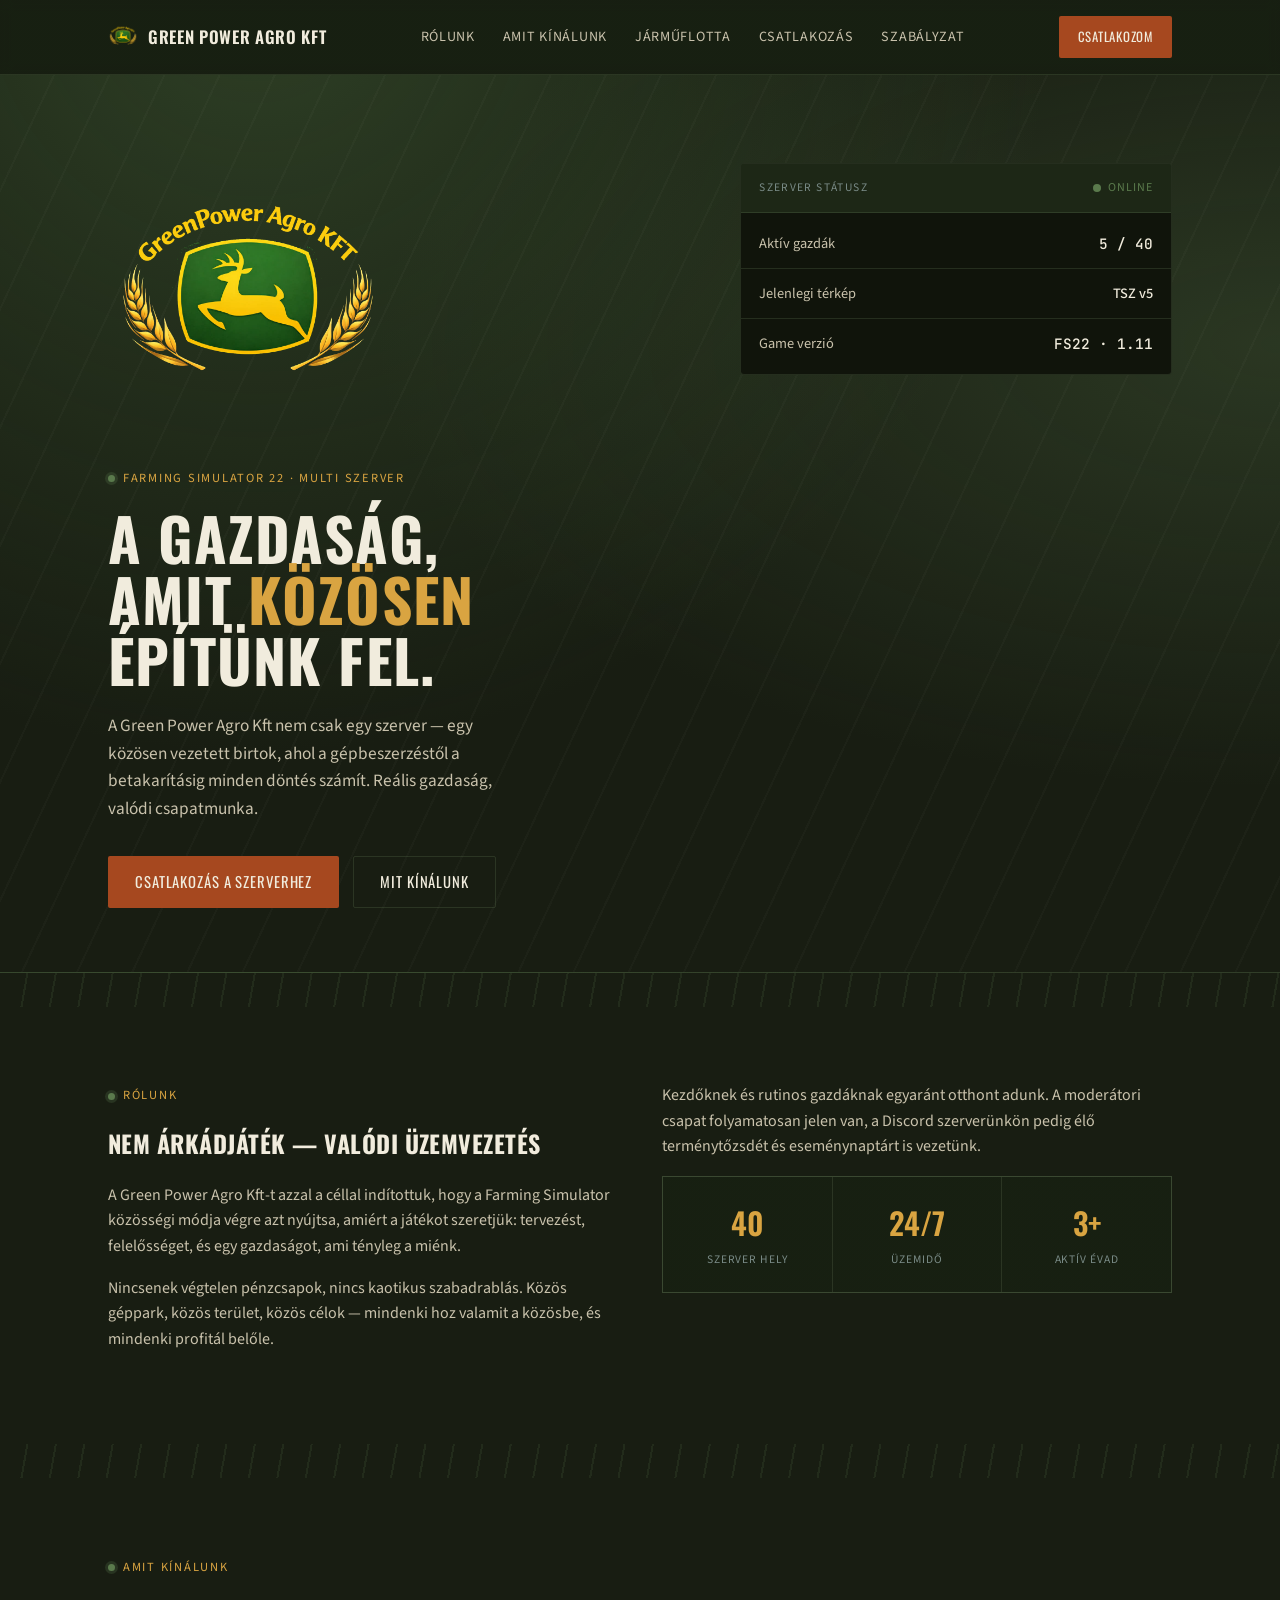
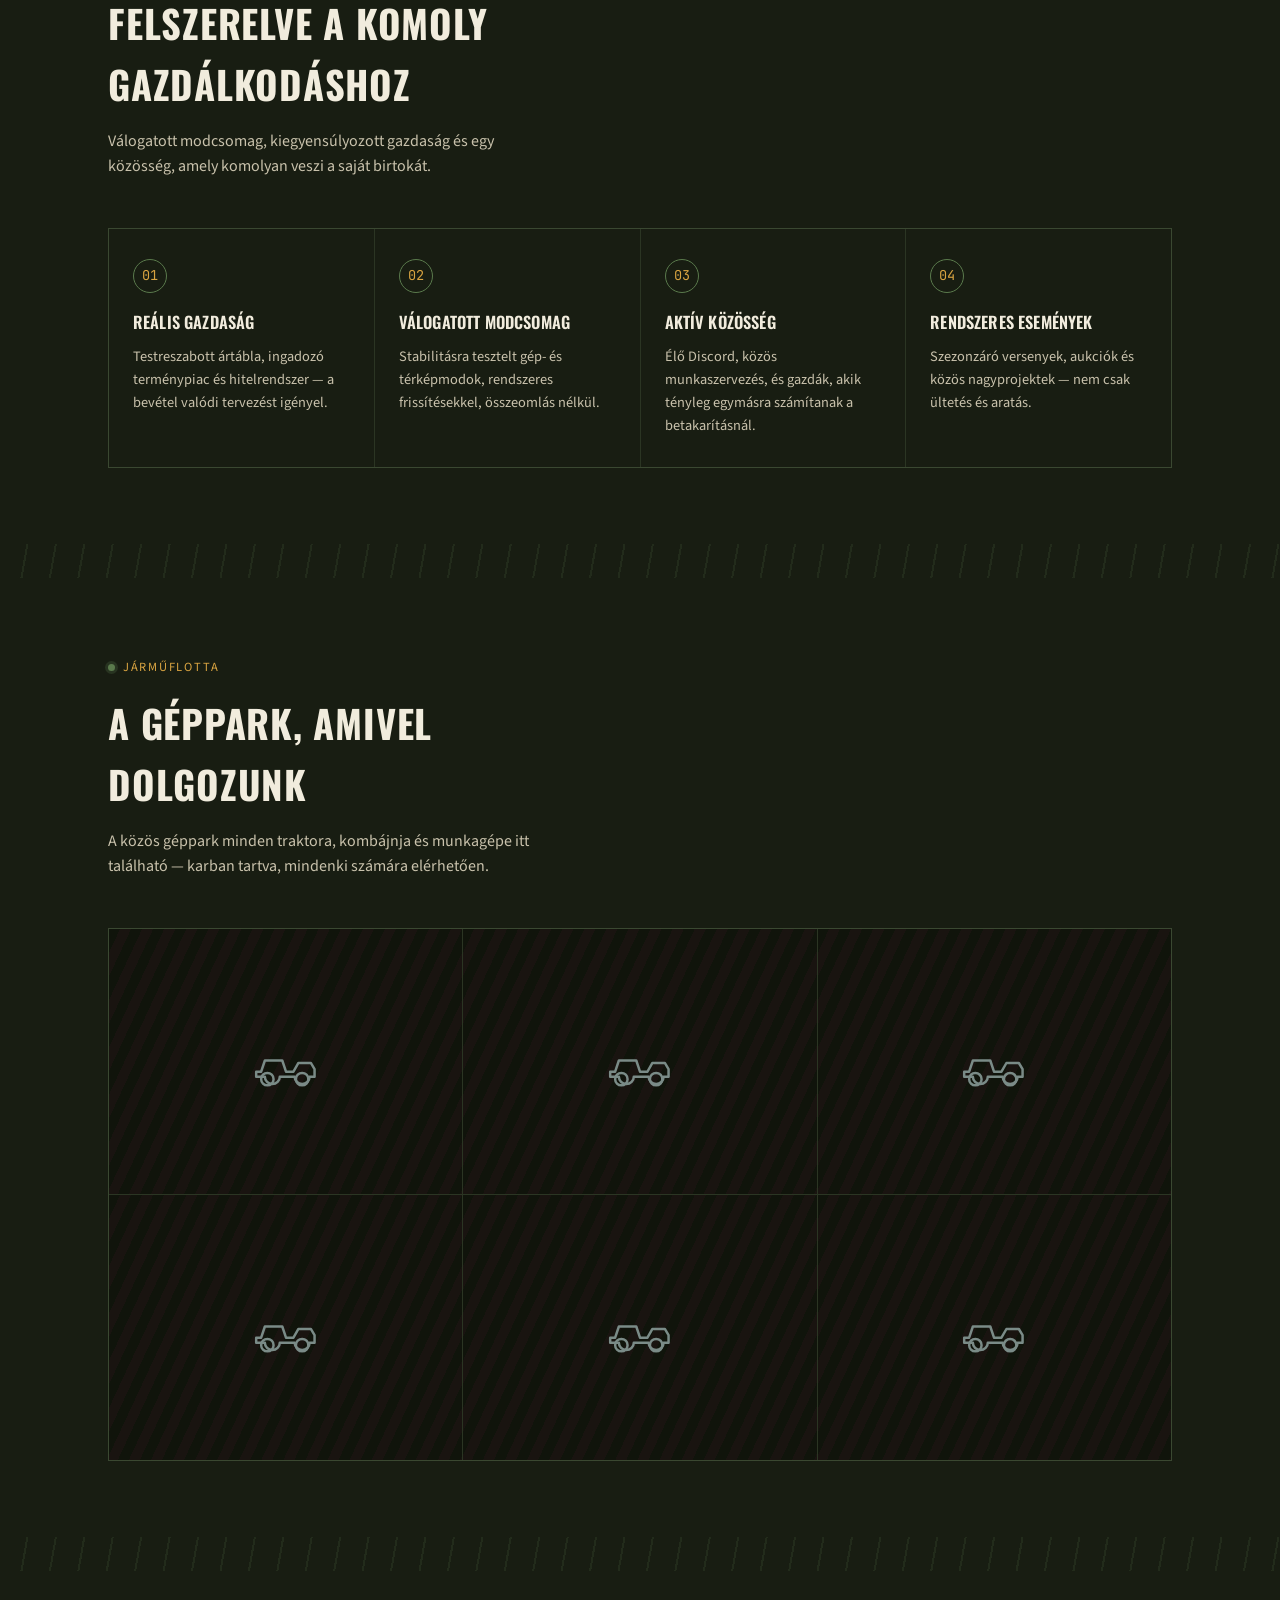
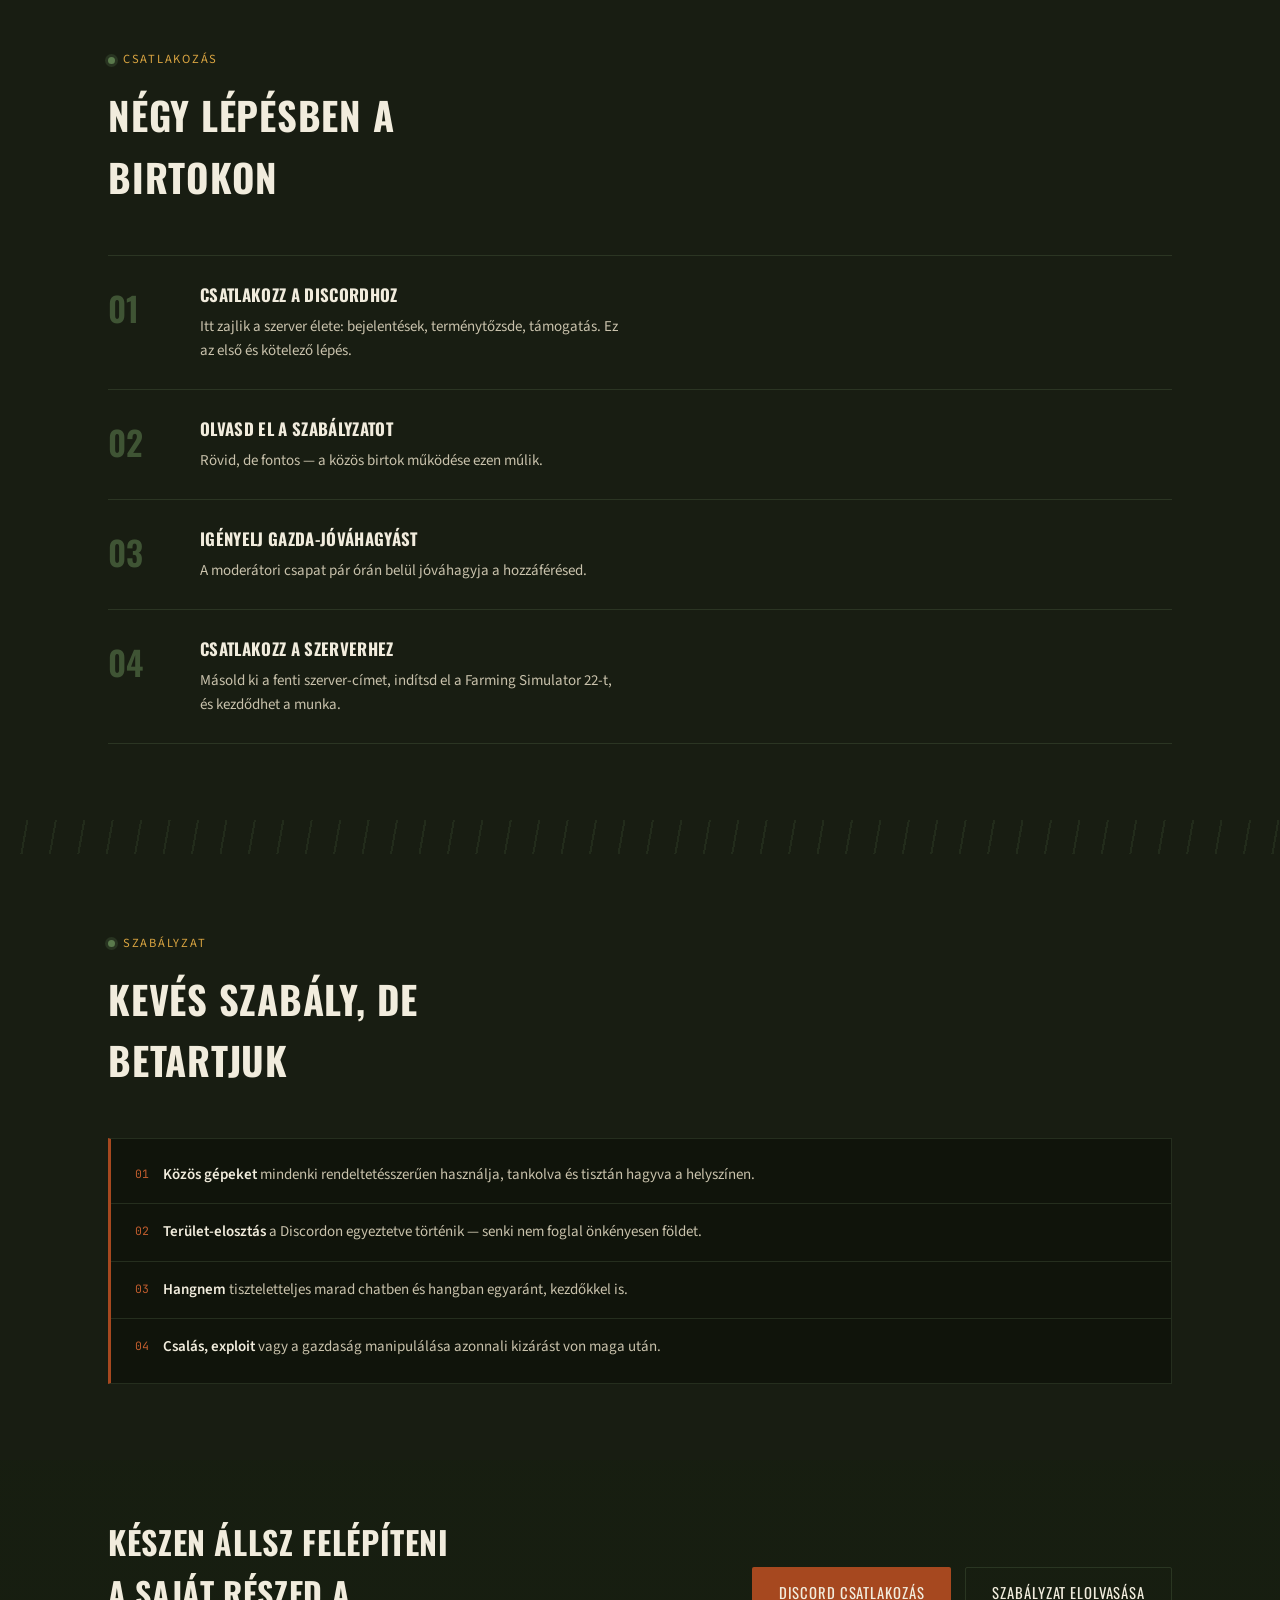
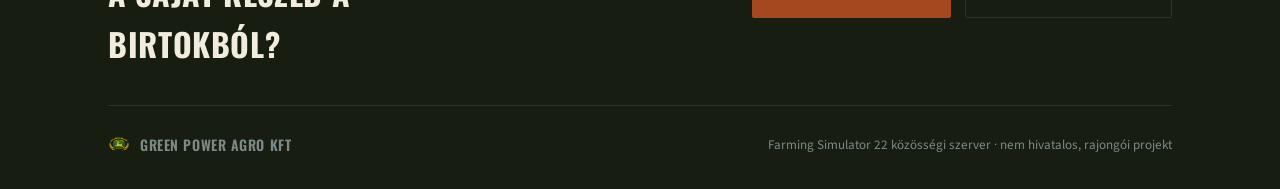
<file: green-power-agro.html>
<!DOCTYPE html>
<html lang="hu">
<head>
<meta charset="UTF-8">
<meta name="viewport" content="width=device-width, initial-scale=1.0">
<title>Green Power Agro Kft — Farming Simulator 22 Multi Szerver</title>
<meta name="description" content="Green Power Agro Kft — magyar Farming Simulator 22 multi szerver közösség. Reális gazdaság, válogatott modcsomag, aktív Discord közösség. Csatlakozz és építs velünk közös birtokot!">
<meta name="robots" content="index, follow">
<meta name="language" content="Hungarian">
<link rel="canonical" href="https://www.greenpoweragro.hu/">

<!-- Open Graph / Facebook, Discord előnézet -->
<meta property="og:type" content="website">
<meta property="og:locale" content="hu_HU">
<meta property="og:url" content="https://www.greenpoweragro.hu/">
<meta property="og:site_name" content="Green Power Agro Kft">
<meta property="og:title" content="Green Power Agro Kft — Farming Simulator 22 Multi Szerver">
<meta property="og:description" content="Magyar FS22 multi szerver közösség. Reális gazdaság, válogatott modcsomag, aktív Discord közösség.">
<meta property="og:image" content="https://www.greenpoweragro.hu/Green_kft_logo_1.png">

<!-- Twitter/X kártya -->
<meta name="twitter:card" content="summary_large_image">
<meta name="twitter:title" content="Green Power Agro Kft — Farming Simulator 22 Multi Szerver">
<meta name="twitter:description" content="Magyar FS22 multi szerver közösség. Reális gazdaság, válogatott modcsomag, aktív Discord közösség.">
<meta name="twitter:image" content="https://www.greenpoweragro.hu/Green_kft_logo_1.png">

<link rel="icon" type="image/png" href="Green_kft_logo_1.png">
<link rel="preconnect" href="https://fonts.googleapis.com">
<link rel="preconnect" href="https://fonts.gstatic.com" crossorigin>
<link href="https://fonts.googleapis.com/css2?family=Oswald:wght@400;500;600;700&family=Source+Sans+3:wght@400;500;600&family=JetBrains+Mono:wght@400;500;600&display=swap" rel="stylesheet">
<link rel="stylesheet" href="style.css">

<!-- Strukturált adat Google számára -->
<script type="application/ld+json">
{
  "@context": "https://schema.org",
  "@type": "Organization",
  "name": "Green Power Agro Kft",
  "url": "https://www.greenpoweragro.hu/",
  "logo": "https://www.greenpoweragro.hu/Green_kft_logo_1.png",
  "description": "Magyar Farming Simulator 22 multi szerver közösség.",
  "sameAs": [
    "https://discord.gg/MjujKA2gU"
  ]
}
</script>
</head>
<body>

<header>
  <nav>
    <div class="brand"><img src="Green_kft_logo_1.png" alt="Green Power Agro Kft embléma" class="brand-mark">Green Power Agro Kft</div>
    <ul class="nav-links">
      <li><a href="#rolunk">Rólunk</a></li>
      <li><a href="#kinalunk">Amit kínálunk</a></li>
      <li><a href="#flotta">Járműflotta</a></li>
      <li><a href="#csatlakozas">Csatlakozás</a></li>
      <li><a href="#szabalyzat">Szabályzat</a></li>
    </ul>
    <a href="#csatlakozas" class="btn btn-primary" style="padding:10px 18px; font-size:0.8rem;">Csatlakozom</a>
  </nav>
</header>

<section class="hero">
  <div class="wrap hero-grid">
    <div>
      <img src="Green_kft_logo_1.png" alt="Green Power Agro Kft logó" class="hero-logo">
      <div class="eyebrow"><span class="dot"></span>Farming Simulator 22 · Multi szerver</div>
      <h1>A gazdaság,<br>amit <span>közösen</span><br>építünk fel.</h1>
      <p class="lead">A Green Power Agro Kft nem csak egy szerver — egy közösen vezetett birtok, ahol a gépbeszerzéstől a betakarításig minden döntés számít. Reális gazdaság, valódi csapatmunka.</p>
      <div class="cta-row">
        <a href="#csatlakozas" class="btn btn-primary">Csatlakozás a szerverhez</a>
        <a href="#kinalunk" class="btn btn-ghost">Mit kínálunk</a>
      </div>
    </div>

    <div class="hud">
      <div class="hud-top">
        <span class="label">Szerver státusz</span>
        <span class="status-pill"><span class="blip"></span>Online</span>
      </div>
      <div class="hud-rows">
        <div class="hud-row"><span class="k">Aktív gazdák</span><span class="v mono">5 / 40</span></div>
        <div class="hud-row"><span class="k">Jelenlegi térkép</span><span class="v">TSZ v5</span></div>
        <div class="hud-row"><span class="k">Game verzió</span><span class="v mono">FS22 · 1.11</span></div>
      </div>
    </div>
  </div>
</section>

<div class="furrow"></div>

<section id="rolunk">
  <div class="wrap">
    <div class="about-grid">
      <div>
        <div class="eyebrow"><span class="dot"></span>Rólunk</div>
        <h2 style="margin-bottom:20px;">Nem árkádjáték — valódi üzemvezetés</h2>
        <p>A Green Power Agro Kft-t azzal a céllal indítottuk, hogy a Farming Simulator közösségi módja végre azt nyújtsa, amiért a játékot szeretjük: tervezést, felelősséget, és egy gazdaságot, ami tényleg a miénk.</p>
        <p>Nincsenek végtelen pénzcsapok, nincs kaotikus szabadrablás. Közös géppark, közös terület, közös célok — mindenki hoz valamit a közösbe, és mindenki profitál belőle.</p>
      </div>
      <div>
        <p>Kezdőknek és rutinos gazdáknak egyaránt otthont adunk. A moderátori csapat folyamatosan jelen van, a Discord szerverünkön pedig élő terménytőzsdét és eseménynaptárt is vezetünk.</p>
        <div class="stat-strip">
          <div class="stat"><div class="num">40</div><div class="lbl">Szerver hely</div></div>
          <div class="stat"><div class="num">24/7</div><div class="lbl">Üzemidő</div></div>
          <div class="stat"><div class="num">3+</div><div class="lbl">Aktív évad</div></div>
        </div>
      </div>
    </div>
  </div>
</section>

<div class="furrow"></div>

<section id="kinalunk">
  <div class="wrap">
    <div class="section-head">
      <div class="eyebrow"><span class="dot"></span>Amit kínálunk</div>
      <h2>Felszerelve a komoly gazdálkodáshoz</h2>
      <p>Válogatott modcsomag, kiegyensúlyozott gazdaság és egy közösség, amely komolyan veszi a saját birtokát.</p>
    </div>
    <div class="feature-grid">
      <div class="feature">
        <div class="mark">01</div>
        <h3>Reális gazdaság</h3>
        <p>Testreszabott ártábla, ingadozó terménypiac és hitelrendszer — a bevétel valódi tervezést igényel.</p>
      </div>
      <div class="feature">
        <div class="mark">02</div>
        <h3>Válogatott modcsomag</h3>
        <p>Stabilitásra tesztelt gép- és térképmodok, rendszeres frissítésekkel, összeomlás nélkül.</p>
      </div>
      <div class="feature">
        <div class="mark">03</div>
        <h3>Aktív közösség</h3>
        <p>Élő Discord, közös munkaszervezés, és gazdák, akik tényleg egymásra számítanak a betakarításnál.</p>
      </div>
      <div class="feature">
        <div class="mark">04</div>
        <h3>Rendszeres események</h3>
        <p>Szezonzáró versenyek, aukciók és közös nagyprojektek — nem csak ültetés és aratás.</p>
      </div>
    </div>
  </div>
</section>

<div class="furrow"></div>

<section id="flotta">
  <div class="wrap">
    <div class="section-head">
      <div class="eyebrow"><span class="dot"></span>Járműflotta</div>
      <h2>A géppark, amivel dolgozunk</h2>
      <p>A közös géppark minden traktora, kombájnja és munkagépe itt található — karban tartva, mindenki számára elérhetően.</p>
    </div>
    <div class="fleet-grid">
      <div class="fleet-card">
        <div class="fleet-photo placeholder"><svg viewBox="0 0 64 64" class="fleet-icon"><path d="M8 40h4l3-9h14l3 9h6l4-7h10l3 5v6h-4a6 6 0 1 1-12 0H27a6 6 0 1 1-12 0H8z" fill="none" stroke="currentColor" stroke-width="2" stroke-linejoin="round"/><circle cx="17" cy="46" r="5" fill="none" stroke="currentColor" stroke-width="2"/><circle cx="45" cy="46" r="5" fill="none" stroke="currentColor" stroke-width="2"/></svg></div>
      </div>
      <div class="fleet-card">
        <div class="fleet-photo placeholder"><svg viewBox="0 0 64 64" class="fleet-icon"><path d="M8 40h4l3-9h14l3 9h6l4-7h10l3 5v6h-4a6 6 0 1 1-12 0H27a6 6 0 1 1-12 0H8z" fill="none" stroke="currentColor" stroke-width="2" stroke-linejoin="round"/><circle cx="17" cy="46" r="5" fill="none" stroke="currentColor" stroke-width="2"/><circle cx="45" cy="46" r="5" fill="none" stroke="currentColor" stroke-width="2"/></svg></div>
      </div>
      <div class="fleet-card">
        <div class="fleet-photo placeholder"><svg viewBox="0 0 64 64" class="fleet-icon"><path d="M8 40h4l3-9h14l3 9h6l4-7h10l3 5v6h-4a6 6 0 1 1-12 0H27a6 6 0 1 1-12 0H8z" fill="none" stroke="currentColor" stroke-width="2" stroke-linejoin="round"/><circle cx="17" cy="46" r="5" fill="none" stroke="currentColor" stroke-width="2"/><circle cx="45" cy="46" r="5" fill="none" stroke="currentColor" stroke-width="2"/></svg></div>
      </div>
      <div class="fleet-card">
        <div class="fleet-photo placeholder"><svg viewBox="0 0 64 64" class="fleet-icon"><path d="M8 40h4l3-9h14l3 9h6l4-7h10l3 5v6h-4a6 6 0 1 1-12 0H27a6 6 0 1 1-12 0H8z" fill="none" stroke="currentColor" stroke-width="2" stroke-linejoin="round"/><circle cx="17" cy="46" r="5" fill="none" stroke="currentColor" stroke-width="2"/><circle cx="45" cy="46" r="5" fill="none" stroke="currentColor" stroke-width="2"/></svg></div>
      </div>
      <div class="fleet-card">
        <div class="fleet-photo placeholder"><svg viewBox="0 0 64 64" class="fleet-icon"><path d="M8 40h4l3-9h14l3 9h6l4-7h10l3 5v6h-4a6 6 0 1 1-12 0H27a6 6 0 1 1-12 0H8z" fill="none" stroke="currentColor" stroke-width="2" stroke-linejoin="round"/><circle cx="17" cy="46" r="5" fill="none" stroke="currentColor" stroke-width="2"/><circle cx="45" cy="46" r="5" fill="none" stroke="currentColor" stroke-width="2"/></svg></div>
      </div>
      <div class="fleet-card">
        <div class="fleet-photo placeholder"><svg viewBox="0 0 64 64" class="fleet-icon"><path d="M8 40h4l3-9h14l3 9h6l4-7h10l3 5v6h-4a6 6 0 1 1-12 0H27a6 6 0 1 1-12 0H8z" fill="none" stroke="currentColor" stroke-width="2" stroke-linejoin="round"/><circle cx="17" cy="46" r="5" fill="none" stroke="currentColor" stroke-width="2"/><circle cx="45" cy="46" r="5" fill="none" stroke="currentColor" stroke-width="2"/></svg></div>
      </div>
    </div>
  </div>
</section>

<div class="furrow"></div>

<section id="csatlakozas">
  <div class="wrap">
    <div class="section-head">
      <div class="eyebrow"><span class="dot"></span>Csatlakozás</div>
      <h2>Négy lépésben a birtokon</h2>
    </div>
    <div class="steps">
      <div class="step">
        <div class="n">01</div>
        <div><h3>Csatlakozz a Discordhoz</h3><p>Itt zajlik a szerver élete: bejelentések, terménytőzsde, támogatás. Ez az első és kötelező lépés.</p></div>
      </div>
      <div class="step">
        <div class="n">02</div>
        <div><h3>Olvasd el a szabályzatot</h3><p>Rövid, de fontos — a közös birtok működése ezen múlik.</p></div>
      </div>
      <div class="step">
        <div class="n">03</div>
        <div><h3>Igényelj gazda-jóváhagyást</h3><p>A moderátori csapat pár órán belül jóváhagyja a hozzáférésed.</p></div>
      </div>
      <div class="step">
        <div class="n">04</div>
        <div><h3>Csatlakozz a szerverhez</h3><p>Másold ki a fenti szerver-címet, indítsd el a Farming Simulator 22-t, és kezdődhet a munka.</p></div>
      </div>
    </div>
  </div>
</section>

<div class="furrow"></div>

<section id="szabalyzat">
  <div class="wrap">
    <div class="section-head">
      <div class="eyebrow"><span class="dot"></span>Szabályzat</div>
      <h2>Kevés szabály, de betartjuk</h2>
    </div>
    <div class="rules-box">
      <div class="rule"><span class="tag">01</span><span><strong>Közös gépeket</strong> mindenki rendeltetésszerűen használja, tankolva és tisztán hagyva a helyszínen.</span></div>
      <div class="rule"><span class="tag">02</span><span><strong>Terület-elosztás</strong> a Discordon egyeztetve történik — senki nem foglal önkényesen földet.</span></div>
      <div class="rule"><span class="tag">03</span><span><strong>Hangnem</strong> tiszteletteljes marad chatben és hangban egyaránt, kezdőkkel is.</span></div>
      <div class="rule"><span class="tag">04</span><span><strong>Csalás, exploit</strong> vagy a gazdaság manipulálása azonnali kizárást von maga után.</span></div>
    </div>
  </div>
</section>

<footer>
  <div class="wrap">
    <div class="footer-cta">
      <h2>Készen állsz felépíteni a saját részed a birtokból?</h2>
      <div class="cta-row" style="margin-top:0;">
        <a href="https://discord.gg/MjujKA2gU" class="btn btn-primary" target="_blank" rel="noopener">Discord csatlakozás</a>
        <a href="#" class="btn btn-ghost">Szabályzat elolvasása</a>
      </div>
    </div>
    <div class="footer-bottom">
      <div class="brand"><img src="Green_kft_logo_1.png" alt="Green Power Agro Kft embléma" class="brand-mark" style="width:22px;height:auto;">Green Power Agro Kft</div>
      <span>Farming Simulator 22 közösségi szerver · nem hivatalos, rajongói projekt</span>
    </div>
  </div>
</footer>

</body>
</html>
</file>
<file: style.css>
:root{
    --soil-dark:#181D12;
    --soil-darker:#10140B;
    --field-green:#3F5A34;
    --field-green-light:#5A7A4C;
    --wheat-gold:#D9A441;
    --wheat-pale:#E9C877;
    --paper-cream:#F1ECDD;
    --paper-dim:#C9C2AC;
    --rust:#A6481F;
    --rust-light:#C15D2E;
    --steel:#7A8B87;
    --line:rgba(120,150,105,0.20);
  }

  *{margin:0;padding:0;box-sizing:border-box;}

  html{scroll-behavior:smooth;}

  body{
    background:var(--soil-dark);
    color:var(--paper-cream);
    font-family:'Source Sans 3', sans-serif;
    line-height:1.6;
    overflow-x:hidden;
  }

  h1,h2,h3,.display{
    font-family:'Oswald', sans-serif;
    text-transform:uppercase;
    letter-spacing:0.02em;
  }

  .mono{
    font-family:'JetBrains Mono', monospace;
  }

  a{color:inherit;}

  .wrap{
    max-width:1120px;
    margin:0 auto;
    padding:0 28px;
  }

  /* furrow divider — signature element: plowed-field lines between sections */
  .furrow{
    height:34px;
    width:100%;
    background:
      repeating-linear-gradient(
        100deg,
        transparent,
        transparent 26px,
        rgba(90,122,76,0.22) 26px,
        rgba(90,122,76,0.22) 28px
      );
    opacity:0.7;
  }

  /* ============ NAV ============ */
  header{
    position:sticky;
    top:0;
    z-index:50;
    background:linear-gradient(rgba(63,90,52,0.16), rgba(63,90,52,0.16)), rgba(16,20,11,0.92);
    backdrop-filter:blur(6px);
    border-bottom:1px solid var(--line);
  }
  nav{
    display:flex;
    align-items:center;
    justify-content:space-between;
    padding:16px 28px;
    max-width:1120px;
    margin:0 auto;
  }
  .brand{
    display:flex;
    align-items:center;
    gap:10px;
    font-family:'Oswald',sans-serif;
    font-size:1.05rem;
    font-weight:600;
    letter-spacing:0.04em;
    text-transform:uppercase;
  }
  .brand-mark{
    width:30px;
    height:auto;
    flex-shrink:0;
    object-fit:contain;
  }
  nav ul{
    list-style:none;
    display:flex;
    gap:28px;
    font-size:0.88rem;
    text-transform:uppercase;
    letter-spacing:0.05em;
  }
  nav ul a{
    text-decoration:none;
    color:var(--paper-dim);
    transition:color 0.2s;
    border-bottom:1px solid transparent;
    padding-bottom:2px;
  }
  nav ul a:hover, nav ul a:focus-visible{color:var(--wheat-gold); border-bottom-color:var(--wheat-gold);}
  .nav-links{display:flex;}
  @media (max-width:720px){.nav-links{display:none;}}

  /* ============ HERO ============ */
  .hero{
    position:relative;
    padding:88px 0 64px;
    background:
      radial-gradient(ellipse at 20% -10%, rgba(63,90,52,0.55), transparent 55%),
      radial-gradient(ellipse at 100% 30%, rgba(90,122,76,0.28), transparent 50%),
      var(--soil-dark);
    border-bottom:1px solid var(--line);
    overflow:hidden;
  }
  .hero::before{
    content:"";
    position:absolute;
    inset:0;
    background:
      repeating-linear-gradient(
        115deg,
        transparent,
        transparent 48px,
        rgba(241,236,221,0.025) 48px,
        rgba(241,236,221,0.025) 50px
      );
    pointer-events:none;
  }
  .hero-grid{
    position:relative;
    display:grid;
    grid-template-columns:1.15fr 0.85fr;
    gap:48px;
    align-items:start;
  }
  @media (max-width:860px){.hero-grid{grid-template-columns:1fr;}}

  .hero-logo{
    width:min(280px, 60%);
    height:auto;
    display:block;
    margin-bottom:22px;
  }

  .eyebrow{
    display:inline-flex;
    align-items:center;
    gap:8px;
    font-size:0.78rem;
    letter-spacing:0.14em;
    text-transform:uppercase;
    color:var(--wheat-gold);
    margin-bottom:18px;
  }
  .eyebrow .dot{
    width:7px;height:7px;border-radius:50%;
    background:var(--field-green-light);
    box-shadow:0 0 0 3px rgba(90,122,76,0.25);
  }

  .hero h1{
    font-size:clamp(2.3rem, 5.2vw, 3.7rem);
    line-height:1.03;
    font-weight:700;
    color:var(--paper-cream);
  }
  .hero h1 span{color:var(--wheat-gold);}

  .hero p.lead{
    margin-top:22px;
    max-width:46ch;
    color:var(--paper-dim);
    font-size:1.08rem;
  }

  .cta-row{
    margin-top:34px;
    display:flex;
    gap:14px;
    flex-wrap:wrap;
  }
  .btn{
    display:inline-flex;
    align-items:center;
    gap:8px;
    padding:13px 26px;
    font-family:'Oswald',sans-serif;
    font-size:0.92rem;
    text-transform:uppercase;
    letter-spacing:0.06em;
    text-decoration:none;
    border-radius:2px;
    transition:transform 0.15s ease, background 0.2s ease;
    cursor:pointer;
    border:1px solid transparent;
  }
  .btn:hover{transform:translateY(-2px);}
  .btn-primary{
    background:var(--rust);
    color:var(--paper-cream);
  }
  .btn-primary:hover{background:var(--rust-light);}
  .btn-ghost{
    border-color:var(--line);
    color:var(--paper-cream);
    background:transparent;
  }
  .btn-ghost:hover{border-color:var(--wheat-gold); color:var(--wheat-gold);}

  /* HUD panel — signature element */
  .hud{
    background:var(--soil-darker);
    border:1px solid var(--line);
    border-radius:4px;
    overflow:hidden;
  }
  .hud-top{
    display:flex;
    justify-content:space-between;
    align-items:center;
    padding:14px 18px;
    border-bottom:1px solid var(--line);
    background:rgba(63,90,52,0.28);
  }
  .hud-top .label{
    font-size:0.72rem;
    letter-spacing:0.12em;
    text-transform:uppercase;
    color:var(--steel);
  }
  .status-pill{
    display:flex;
    align-items:center;
    gap:7px;
    font-size:0.75rem;
    letter-spacing:0.08em;
    text-transform:uppercase;
    color:var(--field-green-light);
  }
  .status-pill .blip{
    width:8px;height:8px;border-radius:50%;
    background:var(--field-green-light);
    animation:pulse 2.2s infinite;
  }
  @keyframes pulse{
    0%,100%{box-shadow:0 0 0 0 rgba(90,122,76,0.5);}
    50%{box-shadow:0 0 0 6px rgba(90,122,76,0);}
  }
  .hud-rows{padding:6px 0;}
  .hud-row{
    display:flex;
    justify-content:space-between;
    padding:13px 18px;
    border-bottom:1px solid var(--line);
    font-size:0.9rem;
  }
  .hud-row:last-child{border-bottom:none;}
  .hud-row .k{color:var(--paper-dim);}
  .hud-row .v{color:var(--paper-cream); font-weight:500;}
  .hud-ip{
    margin:16px 18px 18px;
    padding:14px 16px;
    background:rgba(217,164,65,0.08);
    border:1px dashed rgba(217,164,65,0.4);
    border-radius:3px;
    display:flex;
    justify-content:space-between;
    align-items:center;
    gap:10px;
  }
  .hud-ip .v{color:var(--wheat-pale); font-size:0.95rem; word-break:break-all;}
  .copy-btn{
    background:none;
    border:1px solid var(--line);
    color:var(--paper-dim);
    font-family:'JetBrains Mono',monospace;
    font-size:0.72rem;
    padding:6px 10px;
    border-radius:2px;
    cursor:pointer;
    transition:border-color 0.2s, color 0.2s;
    flex-shrink:0;
  }
  .copy-btn:hover{border-color:var(--wheat-gold); color:var(--wheat-gold);}

  @media (prefers-reduced-motion: reduce){
    .status-pill .blip{animation:none;}
    html{scroll-behavior:auto;}
  }

  /* ============ SECTIONS ============ */
  section{padding:76px 0;}
  .section-head{
    max-width:56ch;
    margin-bottom:48px;
  }
  .section-head .eyebrow{margin-bottom:14px;}
  .section-head h2{
    font-size:clamp(1.7rem, 3.4vw, 2.4rem);
    color:var(--paper-cream);
  }
  .section-head p{
    margin-top:14px;
    color:var(--paper-dim);
  }

  /* about */
  .about-grid{
    display:grid;
    grid-template-columns:1fr 1fr;
    gap:44px;
    align-items:start;
  }
  @media (max-width:800px){.about-grid{grid-template-columns:1fr;}}
  .about-grid p{color:var(--paper-dim); margin-bottom:16px;}
  .about-logo{
    width:min(120px, 40%);
    height:auto;
    display:block;
    margin-top:8px;
  }
  .stat-strip{
    display:grid;
    grid-template-columns:repeat(3,1fr);
    gap:1px;
    background:var(--line);
    border:1px solid var(--line);
    margin-top:8px;
  }
  .stat{
    background:linear-gradient(rgba(63,90,52,0.16), rgba(63,90,52,0.16)), var(--soil-darker);
    padding:22px 16px;
    text-align:center;
  }
  .stat .num{
    font-family:'Oswald',sans-serif;
    font-size:1.9rem;
    color:var(--wheat-gold);
    font-weight:600;
  }
  .stat .lbl{
    font-size:0.72rem;
    letter-spacing:0.08em;
    text-transform:uppercase;
    color:var(--steel);
    margin-top:4px;
  }

  /* features */
  .feature-grid{
    display:grid;
    grid-template-columns:repeat(4,1fr);
    gap:1px;
    background:var(--line);
    border:1px solid var(--line);
  }
  @media (max-width:860px){.feature-grid{grid-template-columns:repeat(2,1fr);}}
  @media (max-width:520px){.feature-grid{grid-template-columns:1fr;}}
  .feature{
    background:var(--soil-dark);
    padding:30px 24px;
    transition:background 0.2s ease;
  }
  .feature:hover{background:rgba(63,90,52,0.15);}
  .feature .mark{
    width:34px;height:34px;
    border:1px solid var(--field-green-light);
    border-radius:50%;
    display:flex;align-items:center;justify-content:center;
    color:var(--wheat-gold);
    font-family:'JetBrains Mono',monospace;
    font-size:0.85rem;
    margin-bottom:16px;
  }
  .feature h3{
    font-size:1.02rem;
    color:var(--paper-cream);
    margin-bottom:10px;
    font-weight:600;
    letter-spacing:0.01em;
  }
  .feature p{
    font-size:0.9rem;
    color:var(--paper-dim);
  }

  /* farmvezetők */
  .leader-grid{
    display:grid;
    grid-template-columns:repeat(2,1fr);
    gap:1px;
    background:var(--line);
    border:1px solid var(--line);
  }
  @media (max-width:600px){.leader-grid{grid-template-columns:1fr;}}
  .leader-card{
    background:var(--soil-dark);
    padding:32px 26px;
    border-left:3px solid var(--wheat-gold);
  }
  .leader-role{
    font-family:'JetBrains Mono',monospace;
    font-size:0.72rem;
    letter-spacing:0.08em;
    text-transform:uppercase;
    color:var(--field-green-light);
    margin-bottom:10px;
  }
  .leader-card h3{
    font-size:1.3rem;
    color:var(--paper-cream);
    font-weight:600;
  }

  /* fleet */
  .fleet-grid{
    display:grid;
    grid-template-columns:repeat(3,1fr);
    gap:1px;
    background:var(--line);
    border:1px solid var(--line);
  }
  @media (max-width:760px){.fleet-grid{grid-template-columns:repeat(2,1fr);}}
  @media (max-width:480px){.fleet-grid{grid-template-columns:1fr;}}
  .fleet-card{
    background:var(--soil-dark);
  }
  .fleet-photo{
    aspect-ratio:4/3;
    width:100%;
    overflow:hidden;
    display:flex;
    align-items:center;
    justify-content:center;
  }
  .fleet-photo img{
    width:100%;height:100%;
    object-fit:cover;
    display:block;
  }
  .fleet-photo.placeholder{
    background:
      repeating-linear-gradient(
        115deg,
        var(--soil-darker),
        var(--soil-darker) 10px,
        #191410 10px,
        #191410 20px
      );
    color:var(--steel);
  }
  .fleet-icon{width:30%; height:30%;}
  .fleet-info{
    display:flex;
    justify-content:space-between;
    align-items:center;
    padding:16px 20px;
    border-top:1px solid var(--line);
  }
  .fleet-info h3{
    font-size:0.98rem;
    color:var(--paper-cream);
    font-weight:600;
    letter-spacing:0.01em;
  }
  .fleet-tag{
    font-family:'JetBrains Mono',monospace;
    font-size:0.68rem;
    letter-spacing:0.04em;
    text-transform:uppercase;
    color:var(--wheat-gold);
    opacity:0.85;
  }

  /* gallery */
  .gallery-grid{
    display:grid;
    grid-template-columns:repeat(3,1fr);
    gap:10px;
  }
  @media (max-width:760px){.gallery-grid{grid-template-columns:repeat(2,1fr);}}
  @media (max-width:460px){.gallery-grid{grid-template-columns:1fr;}}
  .gallery-item{
    border:1px solid var(--line);
    padding:0;
    background:var(--soil-darker);
    cursor:pointer;
    aspect-ratio:16/10;
    overflow:hidden;
    border-radius:2px;
    font:inherit;
  }
  .gallery-item:focus-visible{outline:2px solid var(--wheat-gold); outline-offset:2px;}
  .gallery-item img{
    width:100%;height:100%;
    object-fit:cover;
    display:block;
    transition:transform 0.35s ease, filter 0.35s ease;
    filter:brightness(0.92);
  }
  .gallery-item:hover img{
    transform:scale(1.05);
    filter:brightness(1.05);
  }

  .lightbox{
    display:none;
    position:fixed;
    inset:0;
    z-index:200;
    background:rgba(12,10,7,0.94);
    align-items:center;
    justify-content:center;
    padding:40px;
  }
  .lightbox.open{display:flex;}
  .lightbox img{
    max-width:100%;
    max-height:100%;
    border:1px solid var(--line);
  }
  .lightbox-close{
    position:absolute;
    top:20px;
    right:28px;
    background:none;
    border:1px solid var(--line);
    color:var(--paper-cream);
    font-size:1.6rem;
    line-height:1;
    width:42px;height:42px;
    border-radius:2px;
    cursor:pointer;
    transition:border-color 0.2s, color 0.2s;
  }
  .lightbox-close:hover{border-color:var(--wheat-gold); color:var(--wheat-gold);}

  /* join steps — genuinely sequential, numbering justified */
  .steps{
    display:flex;
    flex-direction:column;
  }
  .step{
    display:grid;
    grid-template-columns:70px 1fr;
    gap:22px;
    padding:26px 0;
    border-top:1px solid var(--line);
  }
  .step:last-child{border-bottom:1px solid var(--line);}
  .step .n{
    font-family:'Oswald',sans-serif;
    font-size:2.1rem;
    font-weight:600;
    color:var(--field-green-light);
    opacity:0.6;
  }
  .step h3{
    font-size:1.05rem;
    color:var(--paper-cream);
    margin-bottom:6px;
  }
  .step p{color:var(--paper-dim); font-size:0.94rem; max-width:60ch;}

  /* rules */
  .rules-box{
    background:var(--soil-darker);
    border:1px solid var(--line);
    border-left:3px solid var(--rust);
    padding:8px 0;
  }
  .rule{
    display:flex;
    gap:14px;
    padding:16px 24px;
    border-bottom:1px solid var(--line);
    font-size:0.94rem;
    color:var(--paper-dim);
  }
  .rule:last-child{border-bottom:none;}
  .rule .tag{
    font-family:'JetBrains Mono',monospace;
    font-size:0.72rem;
    color:var(--rust-light);
    flex-shrink:0;
    padding-top:2px;
  }
  .rule strong{color:var(--paper-cream); font-weight:600;}

  /* footer / CTA */
  footer{
    background:linear-gradient(rgba(63,90,52,0.14), rgba(63,90,52,0.14)), var(--soil-darker);
    padding:56px 0 32px;
  }
  .footer-cta{
    display:flex;
    justify-content:space-between;
    align-items:center;
    flex-wrap:wrap;
    gap:24px;
    padding-bottom:36px;
    border-bottom:1px solid var(--line);
    margin-bottom:28px;
  }
  .footer-cta h2{
    font-size:clamp(1.5rem,3vw,2rem);
    color:var(--paper-cream);
    max-width:20ch;
  }
  .footer-bottom{
    display:flex;
    justify-content:space-between;
    align-items:center;
    flex-wrap:wrap;
    gap:14px;
    font-size:0.82rem;
    color:var(--steel);
  }
  .footer-bottom .brand{font-size:0.88rem;}
</file>
